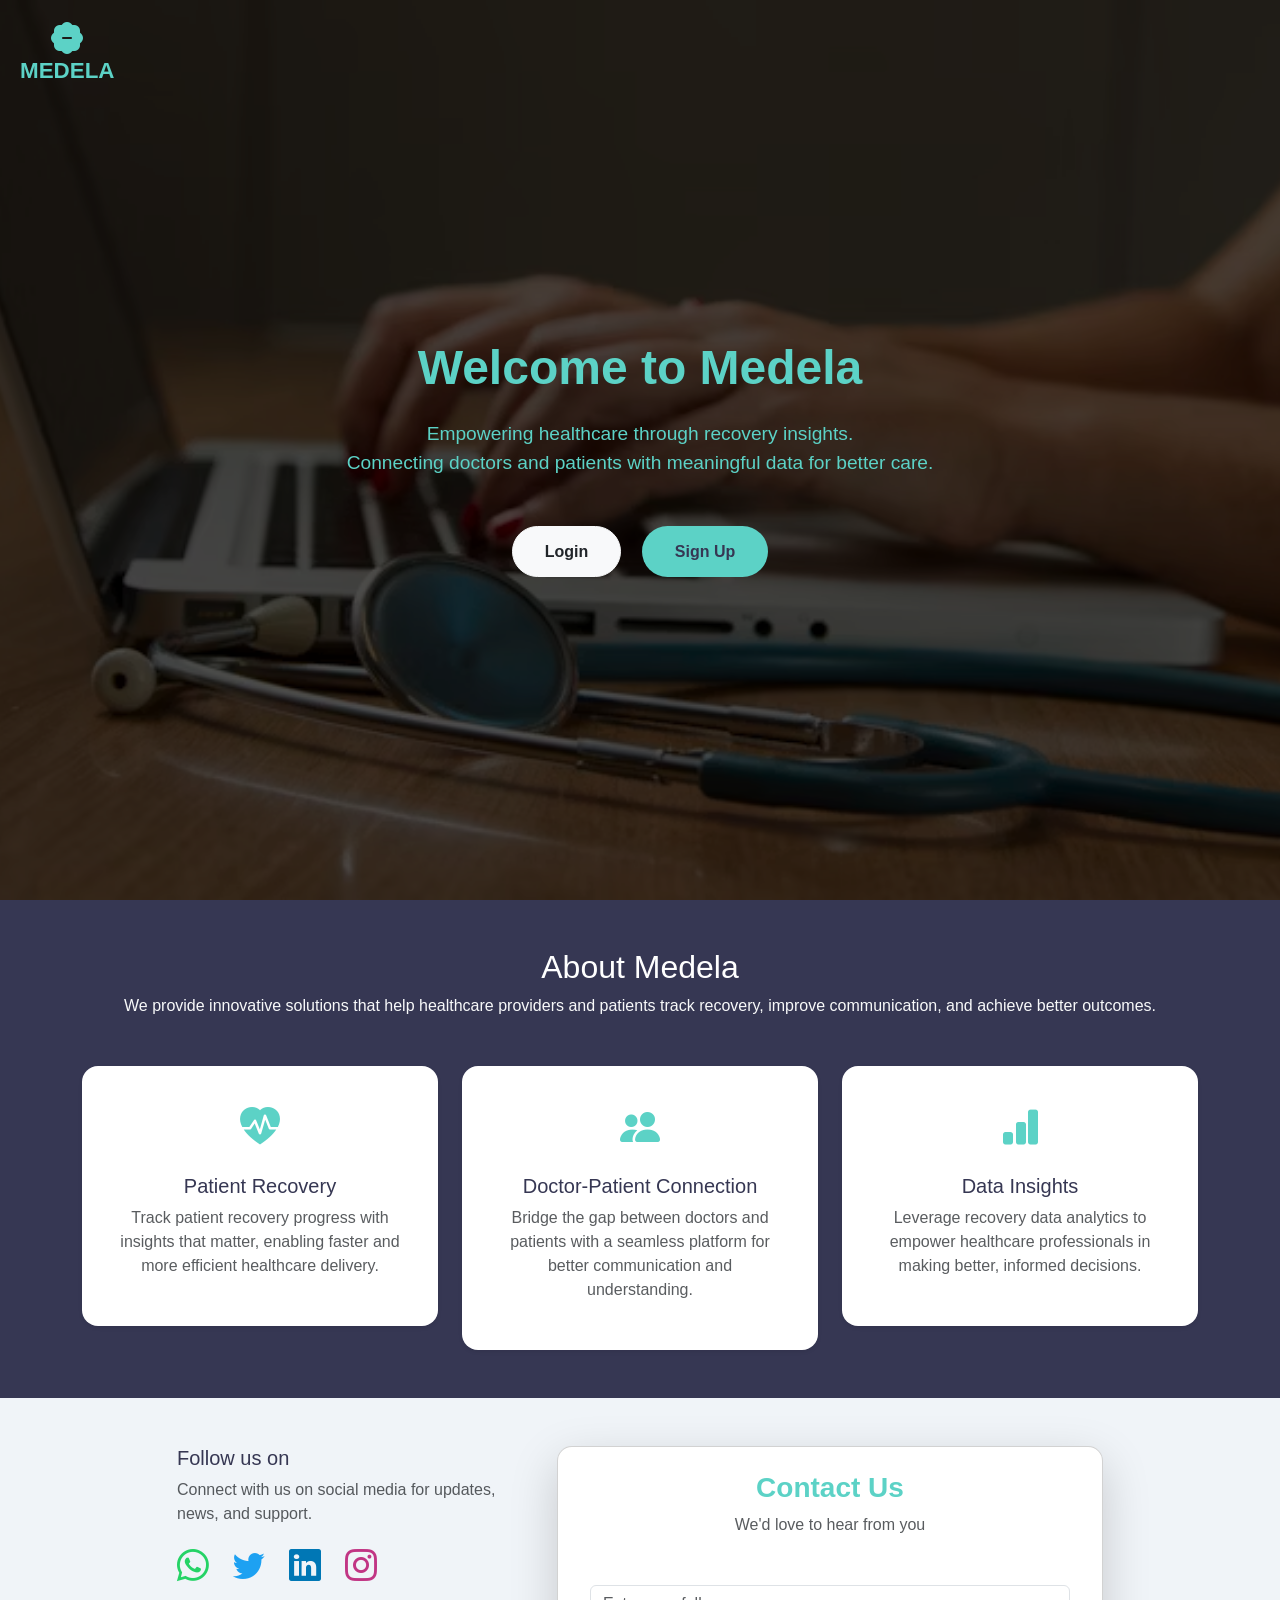
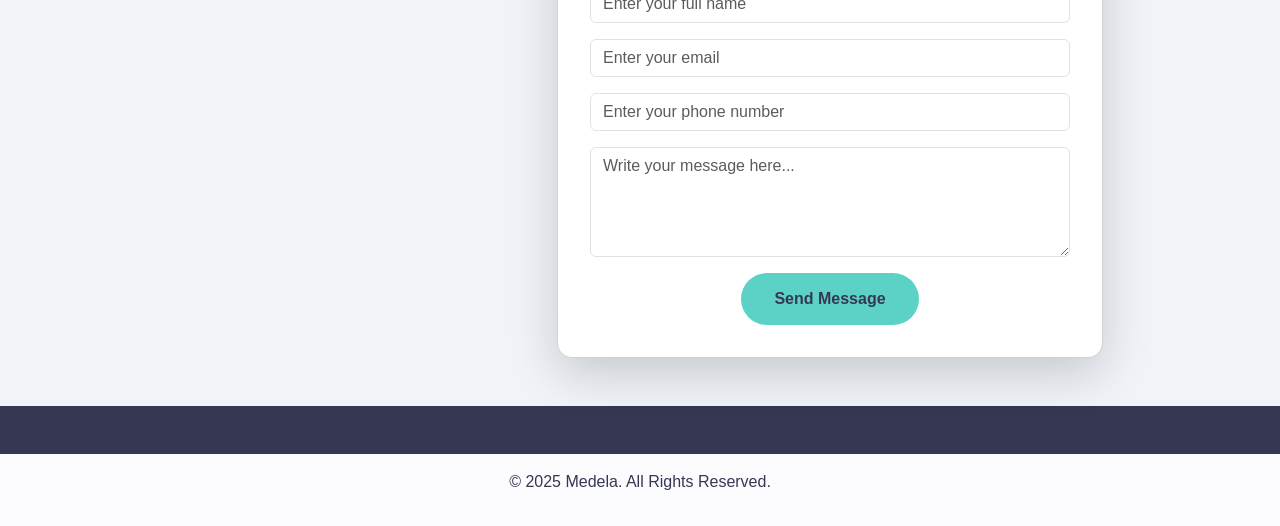
<file: index.html>
<!DOCTYPE html>
<html lang="en">
<head>
  <meta charset="UTF-8">
  <meta name="viewport" content="width=device-width, initial-scale=1.0">
  <title>Medela - Healthcare Recovery Insights</title>
  <link rel="stylesheet" href="/bootstrap-5.3.8-dist/css/bootstrap.min.css">
  <link rel="stylesheet" href="https://cdn.jsdelivr.net/npm/bootstrap-icons@1.13.1/font/bootstrap-icons.min.css">
  <link rel="stylesheet" href="/custom css/index.css">
</head>
<body>
  <section class="hero">
    <div class="overlay"></div>
    <div class="hero-logo">
      <h5 style="font-size: 1.4rem; color: #5cd2c6; font-weight: bold;">
        <i class="bi bi-patch-minus-fill"></i><br>MEDELA
      </h5>
    </div>
    <h1 class="mt-3" style="color: #5cd2c6;">Welcome to Medela</h1>
    <p style="color: #5cd2c6;">Empowering healthcare through recovery insights.<br>
      Connecting doctors and patients with meaningful data for better care.
    </p>
    <div>
      <a href="/pages/doctorLogin.html" class="btn btn-light text-dark fw-bold me-3">Login</a>
      <a href="/pages/doctorSignUp.html" class="btn signup-btn">Sign Up</a>
    </div>
</section>

  <section class="container my-5">
    <div class="text-center mb-5">
      <h2 style="color:#fff;">About Medela</h2>
      <p class="text-light">We provide innovative solutions that help healthcare providers and patients track recovery, improve communication, and achieve better outcomes.</p>
    </div>

    <div class="row g-4">
      <div class="col-md-4">
        <div class="feature-card text-center shadow-sm">
          <i class="bi bi-heart-pulse-fill feature-icon"></i>
          <h5 class="mt-3" style="color:#363753;">Patient Recovery</h5>
          <p class="text-muted">Track patient recovery progress with insights that matter, enabling faster and more efficient healthcare delivery.</p>
        </div>
      </div>

      <div class="col-md-4">
        <div class="feature-card text-center shadow-sm">
          <i class="bi bi-people-fill feature-icon"></i>
          <h5 class="mt-3" style="color:#363753;">Doctor-Patient Connection</h5>
          <p class="text-muted">Bridge the gap between doctors and patients with a seamless platform for better communication and understanding.</p>
        </div>
      </div>

      <div class="col-md-4">
        <div class="feature-card text-center shadow-sm">
          <i class="bi bi-bar-chart-fill feature-icon"></i>
          <h5 class="mt-3" style="color:#363753;">Data Insights</h5>
          <p class="text-muted">Leverage recovery data analytics to empower healthcare professionals in making better, informed decisions.</p>
        </div>
      </div>
    </div>
  </section>
  <section class="form-section py-5" style="background: #f0f4f8;">
  <div class="container">
    <div class="row justify-content-center align-items-start g-4">
      
      <!-- Social Media Column -->
      <div class="col-lg-4 col-md-12 text-center text-lg-start">
        <h5 style="color:#363753;">Follow us on</h5>
        <p class="text-muted">Connect with us on social media for updates, news, and support.</p>
        <div class="d-flex justify-content-center justify-content-lg-start gap-4 mt-3">
          <a href="#" target="_blank" class="text-decoration-none">
            <i class="bi bi-whatsapp" style="font-size:2rem; color:#25D366;"></i>
          </a>
          <a href="#" target="_blank" class="text-decoration-none">
            <i class="bi bi-twitter" style="font-size:2rem; color:#1DA1F2;"></i>
          </a>
          <a href="#" target="_blank" class="text-decoration-none">
            <i class="bi bi-linkedin" style="font-size:2rem; color:#0077B5;"></i>
          </a>
          <a href="#" target="_blank" class="text-decoration-none">
            <i class="bi bi-instagram" style="font-size:2rem; color:#C13584;"></i>
          </a>
        </div>
      </div>
      
      <!-- Contact Form Column -->
      <div class="col-lg-6 col-md-12">
        <div class="card shadow-lg p-4" style="border-radius: 15px;">
          <div class="text-center mb-4">
            <h3 style="color: #5cd2c6; font-weight: bold;">Contact Us</h3>
            <p class="text-muted">We'd love to hear from you</p>
          </div>

          <form id="contactUsForm" class="p-2">
            <div class="mb-3">
              <input type="text" class="form-control" id="fullName" placeholder="Enter your full name" required>
            </div>

            <div class="mb-3">
              <input type="email" class="form-control" id="email" placeholder="Enter your email" required>
            </div>

            <div class="mb-3">
              <input type="tel" class="form-control" id="phone" placeholder="Enter your phone number" required>
            </div>

            <div class="mb-3">
              <textarea class="form-control" id="message" rows="4" placeholder="Write your message here..." required></textarea>
            </div>

            <div class="text-center">
              <button type="submit" class="btn" style="background-color:#5cd2c6; color:#363753; font-weight:bold; padding:0.8rem 2rem; border-radius:2rem;">
                Send Message
              </button>
            </div>
          </form>
        </div>
      </div>
    </div>
  </div>
</section>
  <footer class="footer">
    <p>&copy; 2025 Medela. All Rights Reserved.</p>
  </footer>

  <script src="/bootstrap-5.3.8-dist/js/bootstrap.min.js"></script>
</body>
</html>
</file>
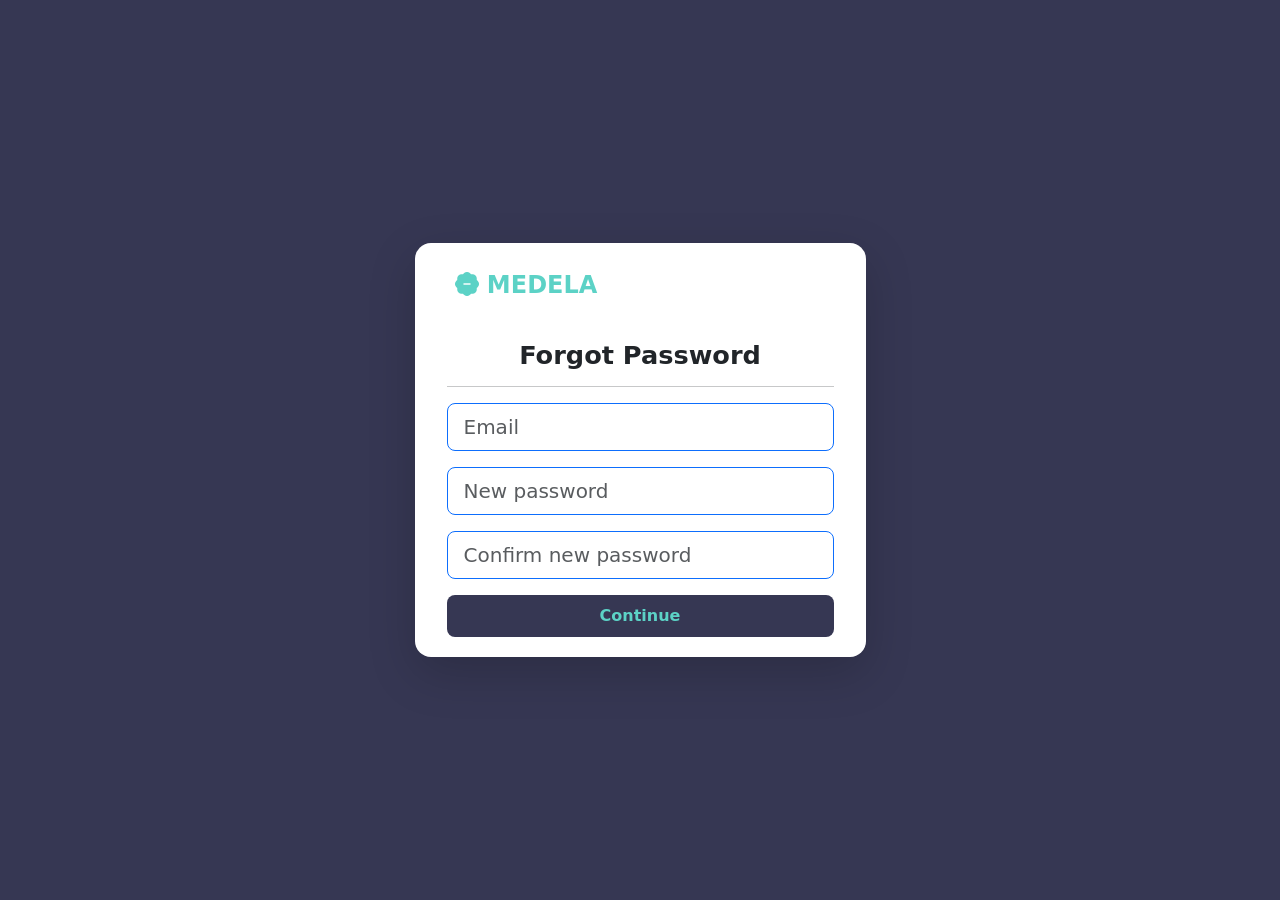
<file: pages/doctorForgotPassword.html>
<!DOCTYPE html>
<html lang="en">
<head>
    <meta charset="UTF-8">
    <meta name="viewport" content="width=device-width, initial-scale=1.0">
    <title>Document</title>
    <link rel="stylesheet" href="/bootstrap-5.3.8-dist/css/bootstrap.min.css">
    <link rel="stylesheet" href="https://cdn.jsdelivr.net/npm/bootstrap-icons@1.13.1/font/bootstrap-icons.min.css">
</head>
<body class="d-flex align-items-center min-vh-100 overflow-x-hidden" style="background-color: #363753">
  <div class="container">
    <div class="row justify-content-center">
      <div class="col-12 col-sm-10 col-md-8 col-lg-5">
        <div class="card w-100 px-3 py-1 mx-auto my-1 shadow-lg border-0 rounded-4">
            <h5 class="fw-bold fs-4 fs-md-3 m-0 p-4" style="font-size: 7rem; color: #5cd2c6;">
            <i class="bi bi-patch-minus-fill" style="color: #5cd2c6;"></i> MEDELA</h5>
          <div class="card-body">
            <h1 class="text-center mb-1 fw-bold text-dark" style="font-size: 1.6rem;">Forgot Password</h1><hr>
            <form id="form">
              <div class="mb-3">
                <input type="email" class="form-control form-control-lg rounded-3 border border-primary" id="confirmEmail" placeholder="Email">
                <div class="text-danger fw-bold" style="font-size: 0.7rem;" id="emailForgotError"></div>
              </div>
              <div class="mb-3">
                <input type="password" class="form-control form-control-lg rounded-3 border border-primary" id="newPassword" placeholder="New password">
                <div class="text-danger fw-bold" style="font-size: 0.7rem;" id="passwordError"></div>
              </div>
              <div class="mb-3">
                <input type="password" class="form-control form-control-lg rounded-3 border border-primary" id="confirmNewPassword" placeholder="Confirm new password">
                <div class="text-danger fw-bold" style="font-size: 0.7rem;" id="confirmPasswordError"></div>
              </div>
              <button id="forgotPasswordBtn" type="button" class="btn w-100 py-2 rounded-3 fw-semibold " style="background-color: #363753; color: #5cd2c6;">
                Continue
              </button>
            </form>
          </div>
        </div>
      </div>
    </div>
  </div>
  <script src="/bootstrap-5.3.8-dist/js/bootstrap.min.js"></script>
  <script src="/js/doctorForgotPassword.js"></script>
</body>
</html>
</file>
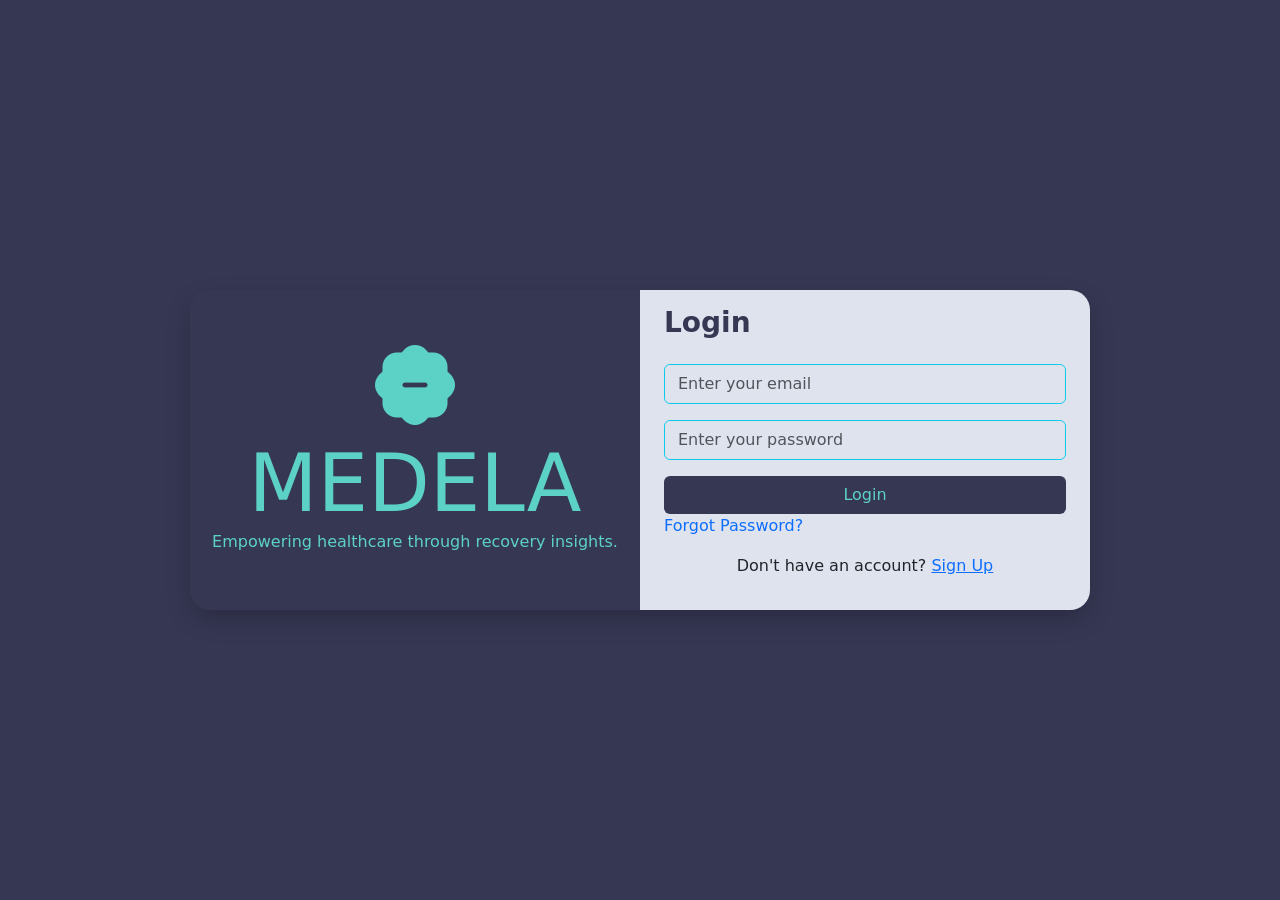
<file: pages/doctorLogin.html>
<!DOCTYPE html>
<html lang="en">
<head>
    <meta charset="UTF-8">
    <meta name="viewport" content="width=device-width, initial-scale=1.0">
    <title>Medela - Login</title>
    <link rel="stylesheet" href="/custom css/doctorSignup.css">
    <link rel="stylesheet" href="/bootstrap-5.3.8-dist/css/bootstrap.min.css">
    <link rel="stylesheet" href="https://cdn.jsdelivr.net/npm/bootstrap-icons@1.13.1/font/bootstrap-icons.min.css">
    
</head>
<body style="background-color: #363753;">
  <div class="login-card row g-0">
    <div class="login-left col-md-6 text-center">
      <h5 class="mt-3" style="font-size: 5rem; color: #5cd2c6;"><i class="bi bi-patch-minus-fill"></i><br>MEDELA<p style="font-size: 1rem;">Empowering healthcare through recovery insights.</p></h5>
    </div>

    <div class="login-right col-md-6 px-4" style="background-color: #dfe3ee;">
      <h3 class="mb-4 fw-bold" style="color: #363753;">Login</h3>
      <form id="doctorLogin">
        <div class="mb-3 border border-info rounded">
          <input type="email" id="loginEmail" class="form-control bg-transparent" placeholder="Enter your email" style="font-weight: lighter;">
        </div>
        <div class="mb-3 border border-info rounded">
          <input type="password" id="loginPassword" class="form-control bg-transparent" placeholder="Enter your password" style="font-weight: lighter;">
        </div>
        <button class="btn w-100" style="background-color: #363753; color: #5cd2c6;">Login</button>
        <div class="d-flex justify-content-between align-items-center mb-3">
          <a href="/pages/doctorForgotPassword.html" class="text-decoration-none">Forgot Password?</a>
        </div>
      </form>
      <p class="mt-3 text-center">Don't have an account? <a href="/pages/doctorSignup.html">Sign Up</a></p>
    </div>
  </div>

  <!-- Bootstrap JS -->
   <script src="/js/doctorLogin.js"></script>
  <script src="/bootstrap-5.3.8-dist/js/bootstrap.min.js"></script>
</body>
</html>

</body>
</html>
</file>
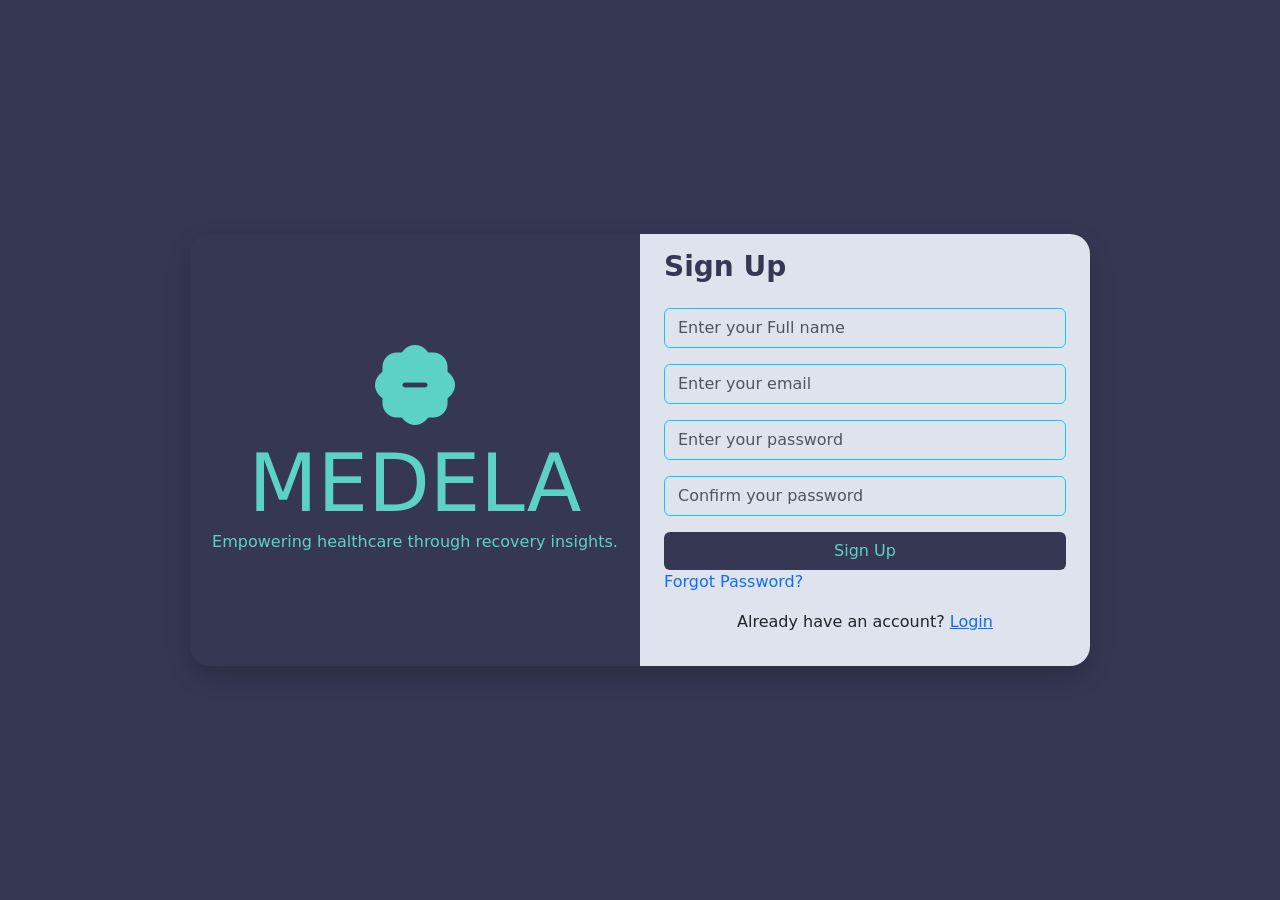
<file: pages/doctorSignup.html>
<!DOCTYPE html>
<html lang="en">
<head>
    <meta charset="UTF-8">
    <meta name="viewport" content="width=device-width, initial-scale=1.0">
    <title>Medela - Sign Up</title>
    <link rel="stylesheet" href="/custom css/doctorSignup.css">
    <link rel="stylesheet" href="/bootstrap-5.3.8-dist/css/bootstrap.min.css">
    <link rel="stylesheet" href="https://cdn.jsdelivr.net/npm/bootstrap-icons@1.13.1/font/bootstrap-icons.min.css">
    
</head>
<body style="background-color: #363753;">
  <div class="login-card row g-0">
    <div class="login-left col-md-6 text-center">
      <h5 class="mt-3" style="font-size: 5rem; color: #5cd2c6;"><i class="bi bi-patch-minus-fill"></i><br>MEDELA<p style="font-size: 1rem;">Empowering healthcare through recovery insights.</p></h5>
    </div>

    <div class="login-right col-md-6 px-4" style="background-color: #dfe3ee;">
      <h3 class="mb-4 fw-bold" style="color: #363753;">Sign Up</h3>
      <form id="doctorSignUp">
        <div class="mb-3 border border-info rounded">
          <input type="text" id="name" class="form-control bg-transparent" placeholder="Enter your Full name" style="font-weight: lighter;">
        </div>
        <div class="mb-3 border border-info rounded">
          <input type="email" id="email" class="form-control bg-transparent" placeholder="Enter your email" style="font-weight: lighter;">
        </div>
        <div class="mb-3 border border-info rounded">
          <input type="password" id="password" class="form-control bg-transparent" placeholder="Enter your password" style="font-weight: lighter;">
        </div>
        <div style="font-size: 0.7rem; color: red;" id="passwordError">
            
          </div>
        <div class="mb-3 border border-info rounded">
          <input type="password" id="confirmPassword" class="form-control bg-transparent" placeholder="Confirm your password" style="font-weight: lighter;">
        </div>
        <div style="font-size: 0.7rem; color: red;" id="passwordError2">

          </div>
        <button class="btn w-100" style="background-color: #363753; color: #5cd2c6;">Sign Up</button>
        <div class="d-flex justify-content-between align-items-center mb-3">
          <a href="/pages/doctorForgotPassword.html" class="text-decoration-none">Forgot Password?</a>
        </div>
      </form>
      <p class="mt-3 text-center">Already have an account? <a href="/pages/doctorLogin.html">Login</a></p>
    </div>
  </div>

  
  <script src="/bootstrap-5.3.8-dist/js/bootstrap.min.js"></script>
  <script src="/js/doctorSignup.js"></script>
</body>
</html>

</body>
</html>
</file>
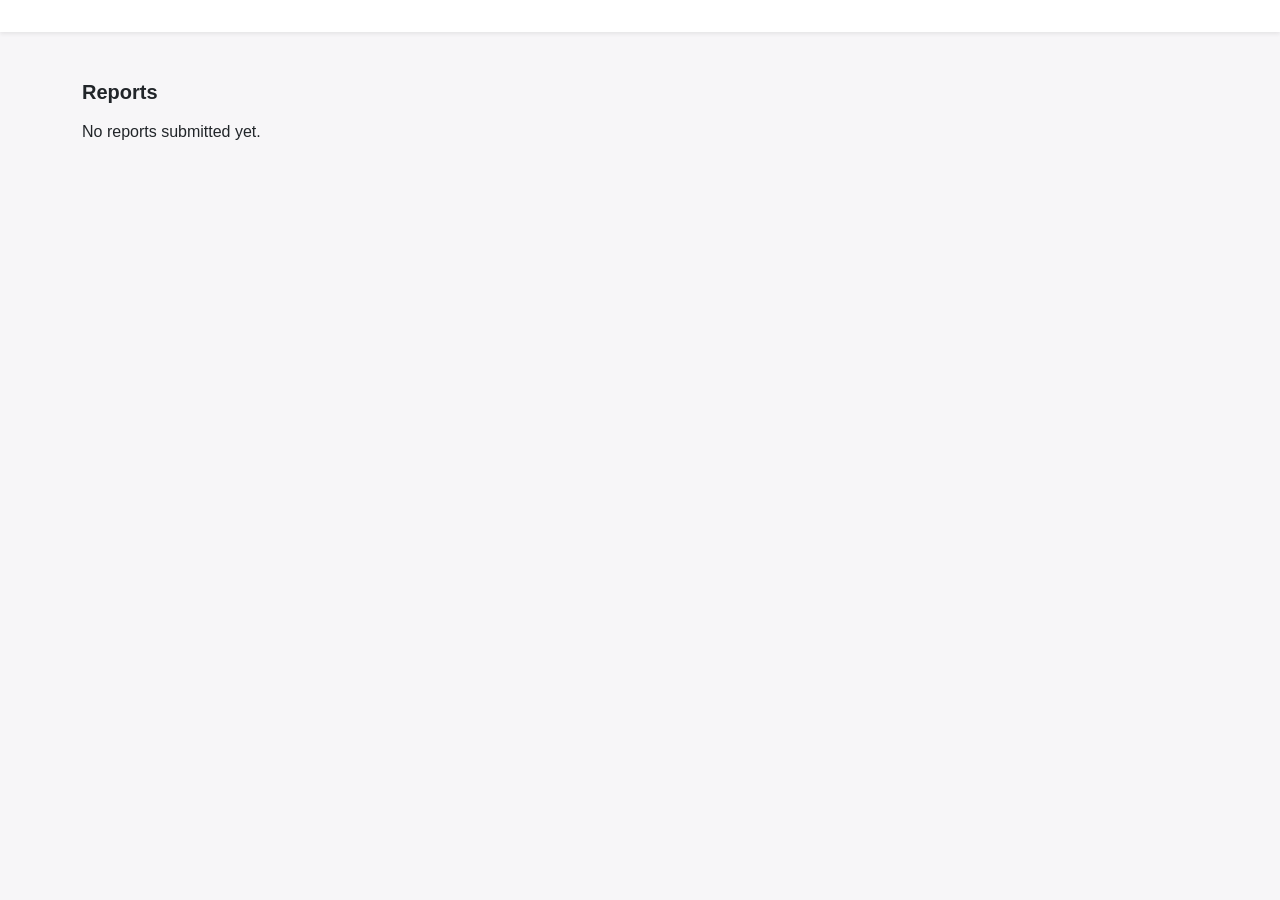
<file: pages/doctorTotalReport.html>
<!DOCTYPE html>
<html lang="en">
<head>
  <meta charset="utf-8"/>
  <title>Patient Report</title>
  <meta name="viewport" content="width=device-width, initial-scale=1"/>
  <link rel="stylesheet" href="/bootstrap-5.3.8-dist/css/bootstrap.min.css">
  <link rel="stylesheet" href="/custom css/doctorTotalReport.css">
  <link rel="stylesheet" href="https://cdn.jsdelivr.net/npm/bootstrap-icons@1.13.1/font/bootstrap-icons.min.css">
</head>
<body>
  <div class="d-flex flex-column min-vh-100">
    <header class="sticky-top bg-white shadow-sm p-3" id="reportHeader">
      
    </header>

    <main class="flex-grow-1 container py-4">

      <!-- Patient About -->
      <section class="mb-4" style="background-color: #DFE3EE;" id="patientAbout">
        
      </section>

      <section>
        <h2 class="h5 fw-bold mb-3">Reports</h2>

        <!-- Report Card -->
        <div class="row row-cols-1 row-cols-md-1 g-4" id="reportCards"></div>
      </section>
    </main>
  </div>



<script src="/bootstrap-5.3.8-dist/js/bootstrap.min.js"></script>
<script src="/js/doctorTotalReport.js"></script>
</body>
</html>
</file>
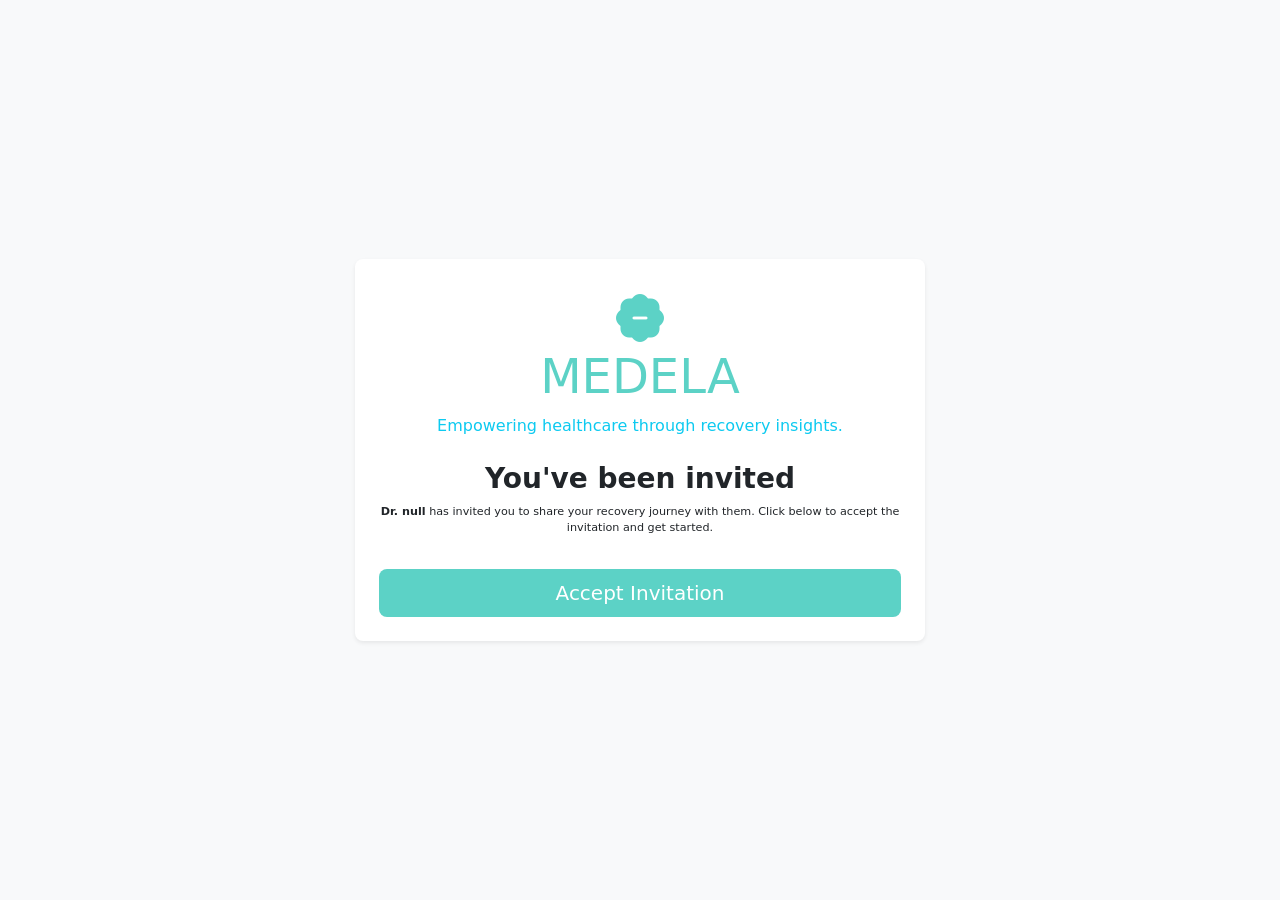
<file: pages/invited.html>
<!DOCTYPE html>
<html lang="en">
<head>
  <meta charset="UTF-8">
  <meta name="viewport" content="width=device-width, initial-scale=1.0">
  <title>Invitation - Medela</title>
  <link href="/bootstrap-5.3.8-dist/css/bootstrap.min.css" rel="stylesheet">
  <link href="https://cdn.jsdelivr.net/npm/bootstrap-icons/font/bootstrap-icons.css" rel="stylesheet">
  <link rel="stylesheet" href="/custom css/invited.css">

</head>
<body class="bg-light d-flex align-items-center min-vh-100">

  <div class="container">
    <div class="row justify-content-center">
      <div class="col-11 col-md-8 col-lg-6 text-center bg-white shadow-sm rounded-3 p-4">
        
        <h5 class="mt-2">
          <i class="bi bi-patch-minus-fill"></i><br>
          MEDELA
        </h5>
        <p class="text-info mb-4" style="font-size: 1rem;">
          Empowering healthcare through recovery insights.
        </p>

        <h1 class="h3 fw-bold">You've been invited</h1>
        <p>
          <strong id="doctorName"></strong> has invited you to share your recovery journey with them.  
          Click below to accept the invitation and get started.
        </p>

        <a href="/pages/patientSignUp.html" 
           class="btn btn-lg w-100 text-white mt-3" 
           style="background-color: #5cd2c6;">
          Accept Invitation
        </a>
      </div>
    </div>
  </div>

  <script src="/js/invited.js"></script>
  <script src="/bootstrap-5.3.8-dist/js/bootstrap.min.js"></script>
</body>
</html>
</file>
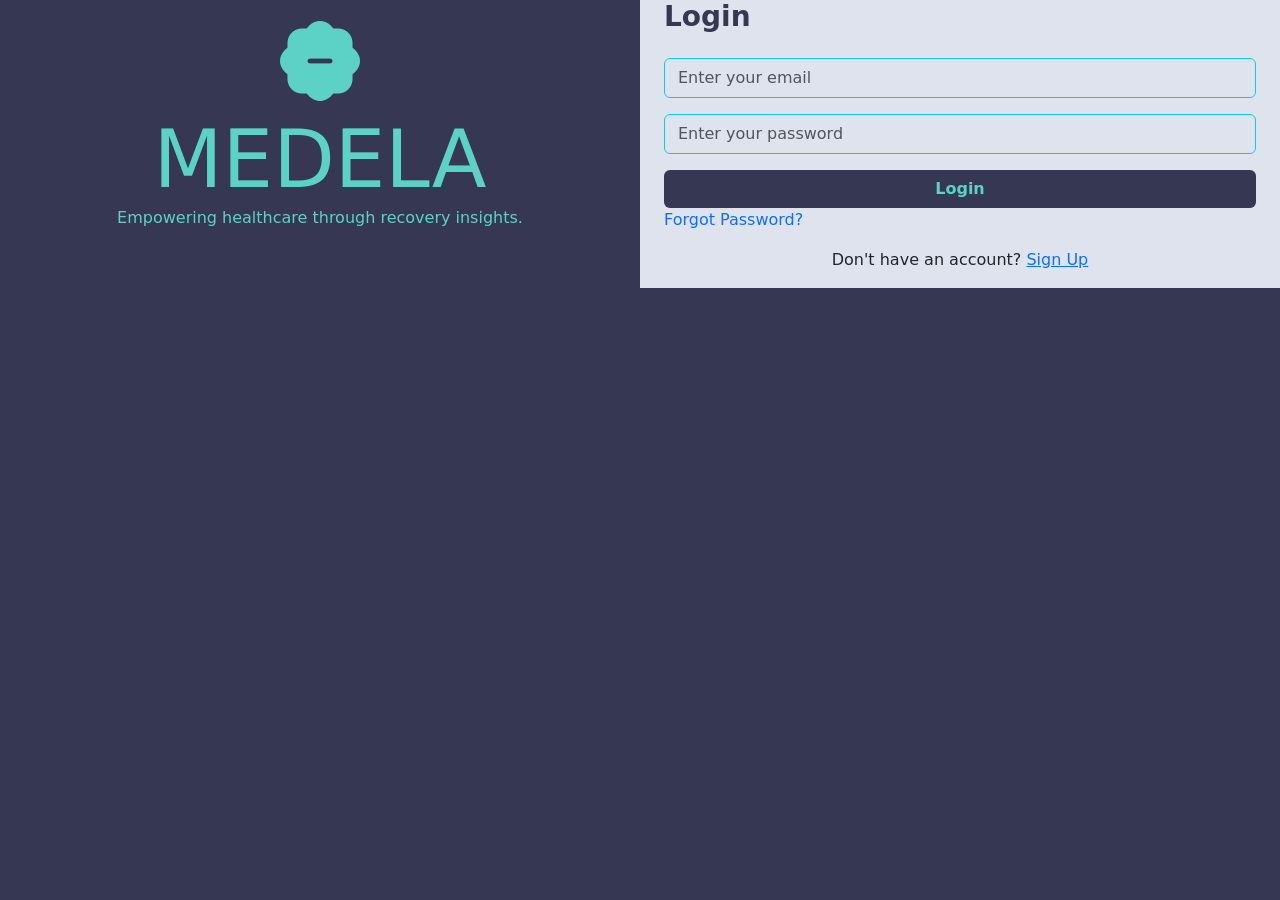
<file: pages/patientDashboard.html>
<!DOCTYPE html>
<html lang="en">
<head>
  <meta charset="UTF-8" />
  <meta name="viewport" content="width=device-width, initial-scale=1.0" />
  <title>My Dashboard</title>
  <link rel="stylesheet" href="/bootstrap-5.3.8-dist/css/bootstrap.min.css" />
  <link rel="stylesheet" href="https://cdn.jsdelivr.net/npm/bootstrap-icons@1.13.1/font/bootstrap-icons.min.css" />
  <link rel="stylesheet" href="/custom css/patientDashboard.css">
</head>
<body>
  <div class="container-fluid px-3 py-2 my-4">
    <div class="d-flex justify-content-between align-items-center flex-wrap mb-4">
      <h5 class="fw-bold mb-0 d-flex align-items-center" style="font-size: 1.5rem; color: var(--secondary-color);">
        <i class="bi bi-patch-minus-fill me-2"></i> MEDELA
      </h5>
      <div class="d-flex align-items-center mt-3 mt-md-0">
        <h1 id="greeting" class="me-3 fs-5 fs-md-5 mb-0"></h1>

        <div class="d-flex flex-column align-items-center" id="profilecard">
          <img
            src="https://www.aidtowomencenter.org/uploads/images/features/bigstock139046330.jpg"
            alt="doctor's photo"
            class="rounded-circle mb-2 shadow"
            style="width: 48px; height: 48px; object-fit: cover;"
          />
          <div class="dropdown">
            <a href="#"
              class="btn btn-sm text-primary-custom dropdown-toggle"
              id="profileDropdown"
              role="button"
              data-bs-toggle="dropdown"
              aria-expanded="false">
              Edit Profile
            </a>
            <ul class="dropdown-menu border-0 shadow-sm dropdown-menu-end" aria-labelledby="profileDropdown">
              <li><a class="dropdown-item text-light" href="#">Change Profile Photo</a></li>
              <li><a class="dropdown-item text-light" href="#">Change Password</a></li>
              <li><hr class="dropdown-divider text-light"></li>
              <li><a class="dropdown-item text-danger fw-bold" href="/pages/doctorLogin.html">Log Out</a></li>
            </ul>
          </div>
        </div>
      </div>
    </div>

    <div class="card card-custom text-white mt-4 shadow-lg"
      style="background: linear-gradient(rgba(0,0,0,0.5), rgba(0,0,0,0)), url('/assets/images/photo-1477332552946-cfb384aeaf1c.avif') center/cover no-repeat; min-height: 200px;">
      <div class="card-body d-flex flex-column justify-content-end">
        <h3 class="fs-5 fw-bold">Answer Daily Questionnaire</h3>
        <p class="small">Complete your daily check-in to monitor your recovery.</p>
        <button class="btn text-white fw-bold btn-sm mt-2" data-bs-toggle="modal" data-bs-target="#recoveryModal" style="background-color: #363753;">Start Now</button>
      </div>
    </div>

 
    <section class="mt-5">
      <h3 class="fs-5 fw-bold mb-3">My Reports</h3>
      <div class="row row-cols-1 row-cols-md-1 g-4" id="reportCards">
        
      </div>
    </section>
  </div>

  <!-- recoveryForm MODAL-->

  <div class="modal fade" id="recoveryModal" tabindex="-1" aria-labelledby="recoveryModalLabel" aria-hidden="true">
  <div class="modal-dialog modal-lg modal-dialog-scrollable">
    <div class="modal-content">
      <div class="modal-header bg-primary text-white">
        <h5 class="modal-title" id="recoveryModalLabel">
          <i class="bi bi-clipboard2-heart me-2"></i>Recovery Questionnaire
        </h5>
        <button type="button" class="btn-close btn-close-white" data-bs-dismiss="modal" aria-label="Close"></button>
      </div>
      <div class="modal-body">
        <form id="questionnaire" enctype="multipart/form-data">
          <div class="card text-light px-2 mb-3" style="background-color: #363753;">
            <div class="mb-4 p-3">
              <label class="form-label fw-bold">How would you rate your pain today?</label>
              <input type="range" class="form-range" min="0" max="10" value="5" name="pain_level" id="painRange">
              <small class="text-info">0 = no pain, 10 = worst pain imaginable</small>
              <div>Result: <span id="painValue">5</span></div>
            </div>
          </div>
          <div class="card text-light p-3 mb-3" style="background-color: #363753;">
            <div class="mb-4">
              <label class="form-label fw-bold">What is the level of swelling?</label>
              <div class="form-check">
                <input class="form-check-input" type="radio" name="swelling" id="swelling1" value="No Swelling" required>
                <label class="form-check-label text-light" for="swelling1">No Swelling</label>
              </div>
              <div class="form-check">
                <input class="form-check-input" type="radio" name="swelling" id="swelling2" value="Mild">
                <label class="form-check-label text-light" for="swelling2">Mild</label>
              </div>
              <div class="form-check">
                <input class="form-check-input" type="radio" name="swelling" id="swelling3" value="Rapid">
                <label class="form-check-label text-light" for="swelling3">Rapid</label>
              </div>
            </div>
          </div>
          <div class="card text-light p-3 mb-3" style="background-color: #363753;">
            <div class="mb-4">
              <label class="form-label fw-bold">What is your energy level?</label>
              <div class="form-check">
                <input class="form-check-input" type="radio" name="energy_level" id="energy1" value="Weak" required>
                <label class="form-check-label text-light" for="energy1">Weak</label>
              </div>
              <div class="form-check">
                <input class="form-check-input" type="radio" name="energy_level" id="energy2" value="Moderate">
                <label class="form-check-label text-light" for="energy2">Moderate</label>
              </div>
              <div class="form-check">
                <input class="form-check-input" type="radio" name="energy_level" id="energy3" value="Energetic">
                <label class="form-check-label text-light" for="energy3">Energetic</label>
              </div>
            </div>
          </div>
          <div class="card text-light p-3 mb-3" style="background-color: #363753;">
            <div class="mb-4">
              <label class="form-label fw-bold">What is your current mood?</label>
              <div class="form-check">
                <input class="form-check-input" type="radio" name="mood" id="mood1" value="Sad" required>
                <label class="form-check-label text-light" for="mood1">Sad</label>
              </div>
              <div class="form-check">
                <input class="form-check-input" type="radio" name="mood" id="mood2" value="Depressed">
                <label class="form-check-label text-light" for="mood2">Depressed</label>
              </div>
              <div class="form-check">
                <input class="form-check-input" type="radio" name="mood" id="mood3" value="Indifferent">
                <label class="form-check-label text-light" for="mood3">Indifferent</label>
              </div>
              <div class="form-check">
                <input class="form-check-input" type="radio" name="mood" id="mood4" value="Positive">
                <label class="form-check-label text-light" for="mood4">Positive</label>
              </div>
            </div>
          </div>
          <div class="mb-3">
            <label class="form-label fw-bold">How fast is your wound healing?</label>
            <select class="form-select" name="wound_healing" required>
              <option value="">Select</option>
              <option value="Slow">Slow</option>
              <option value="Good">Good</option>
              <option value="Fast">Fast</option>
            </select>
          </div>

          <div class="mb-3">
            <label class="form-label fw-bold">How easily can you move around?</label>
            <select class="form-select" name="mobility" required>
              <option value="">Select</option>
              <option value="I move independently">I move independently</option>
              <option value="I move with some difficulty">I move with some difficulty</option>
              <option value="I need assistance">I need assistance</option>
            </select>
          </div>

          <div class="mb-3">
            <label class="form-label fw-bold">How is your sleep quality?</label>
            <select class="form-select" name="sleep_quality" required>
              <option value="">Select</option>
              <option value="Good">Good</option>
              <option value="Fair">Fair</option>
              <option value="Poor">Poor</option>
            </select>
          </div>

          <div class="mb-3">
            <label class="form-label fw-bold">Rate your overall recovery progress</label>
            <select class="form-select" name="overall_recovery" required>
              <option value="">Select</option>
              <option value="Poor">Poor</option>
              <option value="Fair">Fair</option>
              <option value="Good">Good</option>
            </select>
          </div>

          <div class="modal-footer">
            <button type="submit" class="btn btn-primary w-100">Submit Responses</button>
          </div>
        </form>
      </div>
    </div>
  </div>
</div>

  <script src="/bootstrap-5.3.8-dist/js/bootstrap.min.js"></script>
  <script src="https://cdn.jsdelivr.net/npm/bootstrap@5.3.3/dist/js/bootstrap.bundle.min.js"></script>
  <script src="/js/patientDashboard.js"></script>
</body>
</html>
</file>
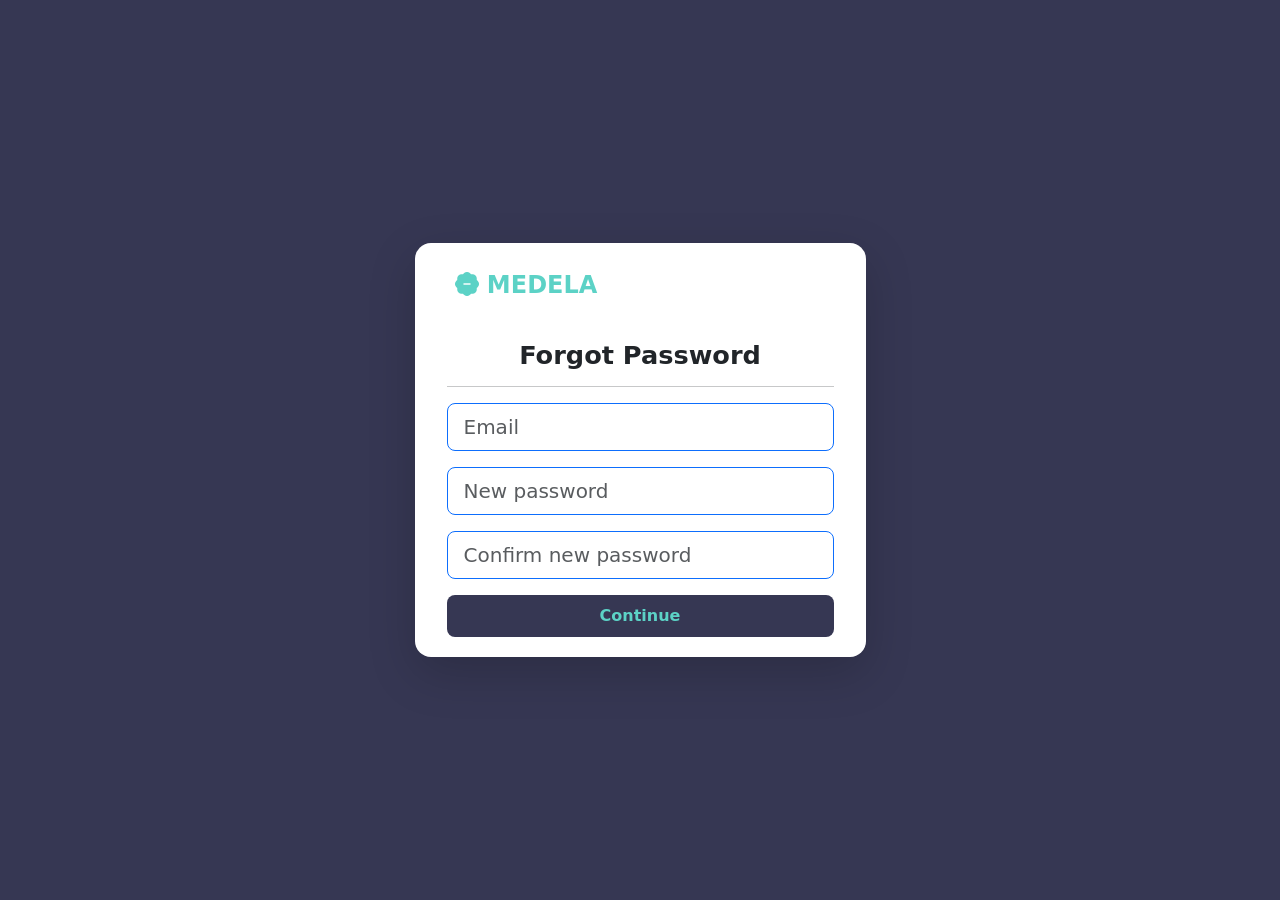
<file: pages/patientForgotPassword.html>
<!DOCTYPE html>
<html lang="en">
<head>
    <meta charset="UTF-8">
    <meta name="viewport" content="width=device-width, initial-scale=1.0">
    <title>Document</title>
    <link rel="stylesheet" href="/bootstrap-5.3.8-dist/css/bootstrap.min.css">
    <link rel="stylesheet" href="https://cdn.jsdelivr.net/npm/bootstrap-icons@1.13.1/font/bootstrap-icons.min.css">
</head>
<body class="d-flex align-items-center min-vh-100 overflow-x-hidden" style="background-color: #363753">
  <div class="container">
    <div class="row justify-content-center">
      <div class="col-12 col-sm-10 col-md-8 col-lg-5">
        <div class="card w-100 px-3 py-1 mx-auto my-1 shadow-lg border-0 rounded-4">
            <h5 class="fw-bold fs-4 fs-md-3 m-0 p-4" style="font-size: 7rem; color: #5cd2c6;">
            <i class="bi bi-patch-minus-fill" style="color: #5cd2c6;"></i> MEDELA</h5>
          <div class="card-body">
            <h1 class="text-center mb-1 fw-bold text-dark" style="font-size: 1.6rem;">Forgot Password</h1><hr>
            <form id="form">
              <div class="mb-3">
                <input type="email" class="form-control form-control-lg rounded-3 border border-primary" id="confirmEmail" placeholder="Email">
                <div class="text-danger fw-bold" style="font-size: 0.7rem;" id="emailForgotError"></div>
              </div>
              <div class="mb-3">
                <input type="password" class="form-control form-control-lg rounded-3 border border-primary" id="newPassword" placeholder="New password">
                <div class="text-danger fw-bold" style="font-size: 0.7rem;" id="passwordError"></div>
              </div>
              <div class="mb-3">
                <input type="password" class="form-control form-control-lg rounded-3 border border-primary" id="confirmNewPassword" placeholder="Confirm new password">
                <div class="text-danger fw-bold" style="font-size: 0.7rem;" id="confirmPasswordError"></div>
              </div>
              <button id="forgotPasswordBtn" type="button" class="btn w-100 py-2 rounded-3 fw-semibold " style="background-color: #363753; color: #5cd2c6;">
                Continue
              </button>
            </form>
          </div>
        </div>
      </div>
    </div>
  </div>
  <script src="/bootstrap-5.3.8-dist/js/bootstrap.min.js"></script>
  <script src="/js/patientForgotPassword.js"></script>
</body>
</html>
</file>
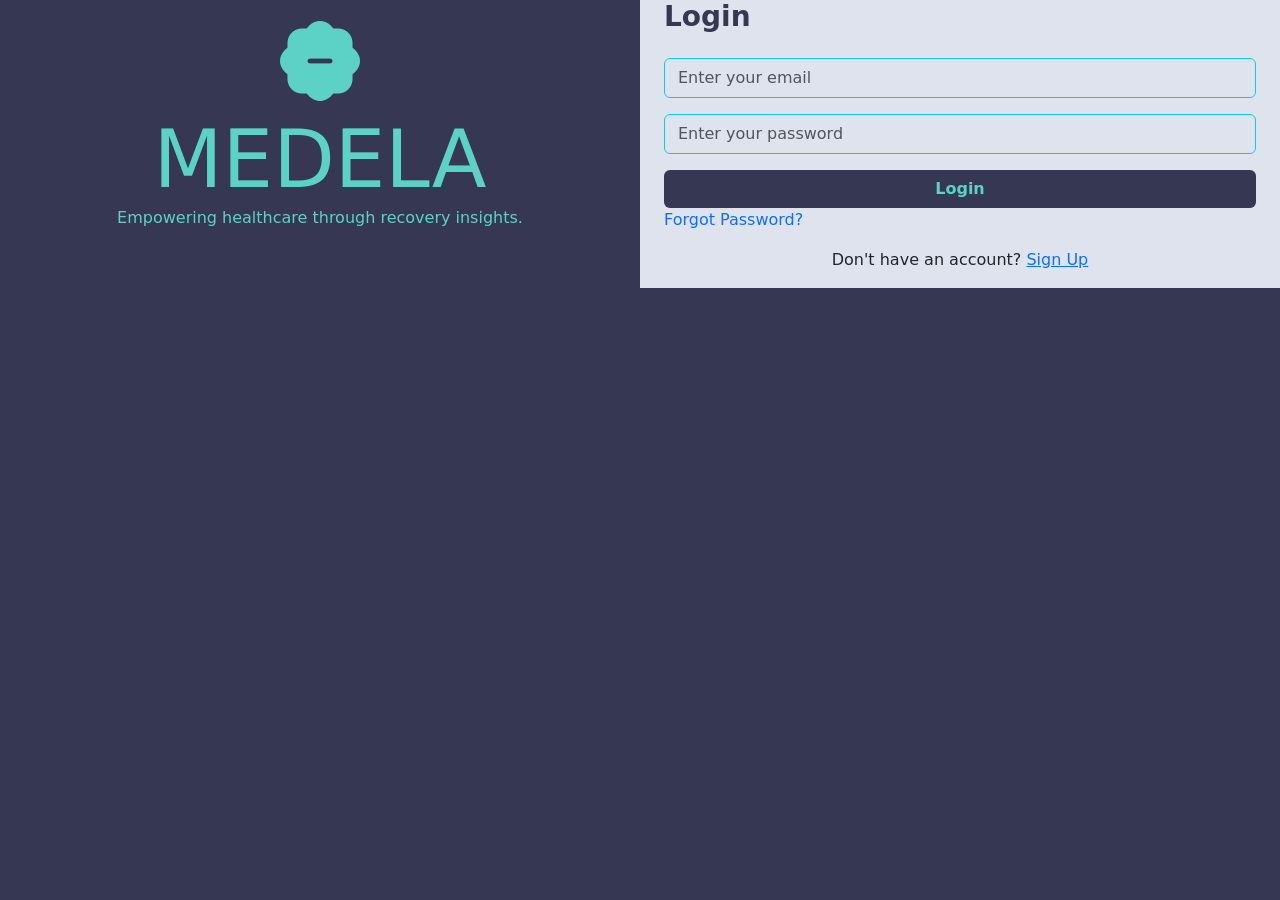
<file: pages/patientLogin.html>
<!DOCTYPE html>
<html lang="en">
<head>
    <meta charset="UTF-8">
    <meta name="viewport" content="width=device-width, initial-scale=1.0">
    <title>Medela - Login</title>
    <link rel="stylesheet" href="/custom css/index.css">
    <link rel="stylesheet" href="/bootstrap-5.3.8-dist/css/bootstrap.min.css">
    <link rel="stylesheet" href="https://cdn.jsdelivr.net/npm/bootstrap-icons@1.13.1/font/bootstrap-icons.min.css">
    
</head>
<body style="background-color: #363753;">
  <div class="login-card row g-0">
    <div class="login-left col-md-6 text-center">
      <h5 class="mt-3" style="font-size: 5rem; color: #5cd2c6;"><i class="bi bi-patch-minus-fill"></i><br>MEDELA<p style="font-size: 1rem;">Empowering healthcare through recovery insights.</p></h5>
    </div>

    <div class="login-right col-md-6 px-4" style="background-color: #dfe3ee;">
      <h3 class="mb-4 fw-bold" style="color: #363753;">Login</h3>
      <form id="patientsLogin">
        <div class="mb-3 border border-info rounded">
          <input type="email" id="email" class="form-control bg-transparent" placeholder="Enter your email" style="font-weight: lighter;">
        </div>
        <div class="mb-3 border border-info rounded">
          <input type="password" id="password" class="form-control bg-transparent" placeholder="Enter your password" style="font-weight: lighter;">
        </div>
        <button class="btn w-100 fw-bold" style="background-color: #363753; color: #5cd2c6;" id="patientLogin">Login</button>
        <div class="d-flex justify-content-between align-items-center mb-3">
          <a href="/pages/patientForgotPassword.html" class="text-decoration-none">Forgot Password?</a>
        </div>
      </form>
      <p class="mt-3 text-center">Don't have an account? <a href="/pages/patientSignUp.html">Sign Up</a></p>
    </div>
  </div>

  <!-- Bootstrap JS -->
  <script src="/bootstrap-5.3.8-dist/js/bootstrap.min.js"></script>
  <script src="/js/patientLogin.js"></script>
</body>
</html>

</body>
</html>
</file>
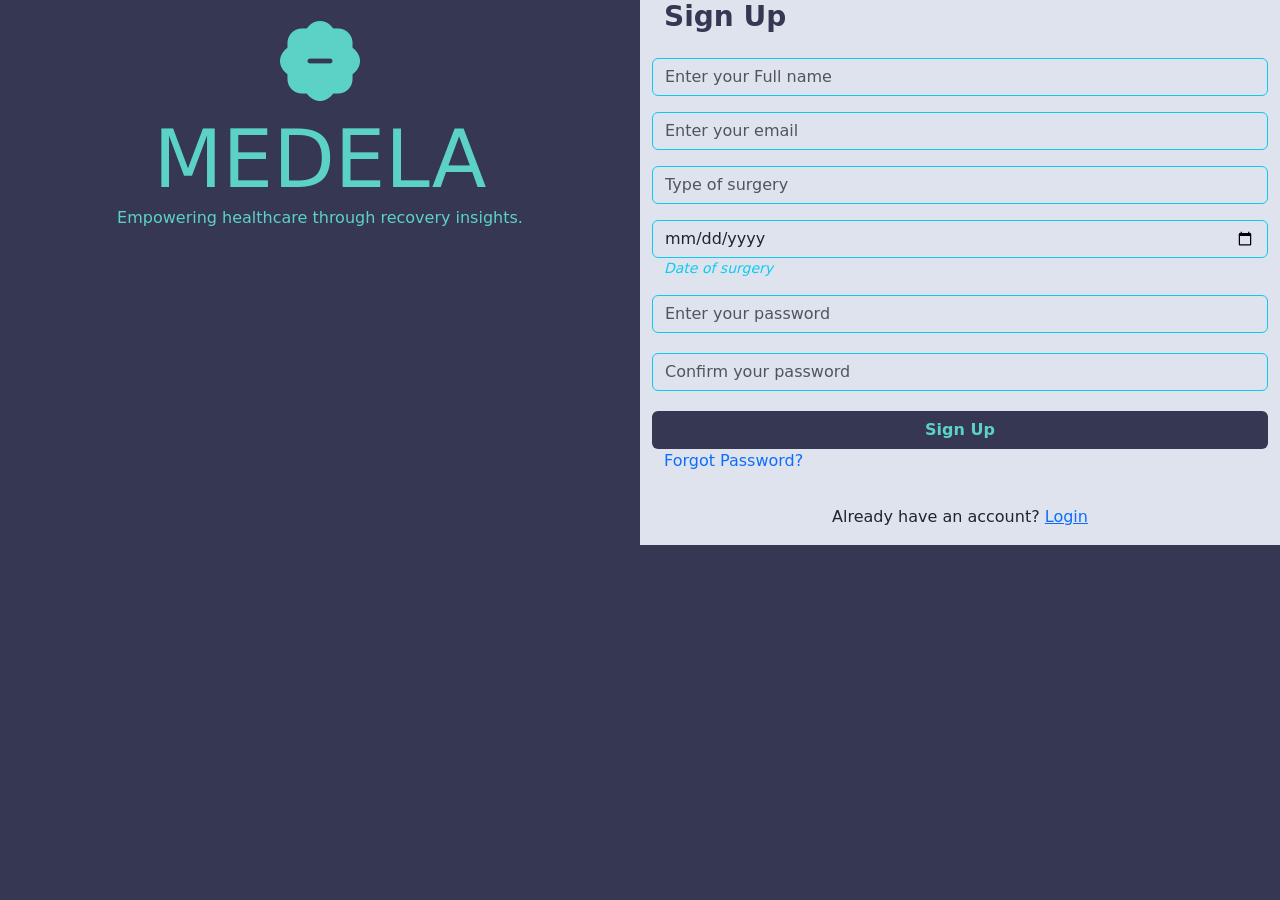
<file: pages/patientSignUp.html>
<!DOCTYPE html>
<html lang="en">
<head>
    <meta charset="UTF-8">
    <meta name="viewport" content="width=device-width, initial-scale=1.0">
    <title>Medela - Sign Up</title>
    <link rel="stylesheet" href="/custom css/index.css">
    <link rel="stylesheet" href="/bootstrap-5.3.8-dist/css/bootstrap.min.css">
    <link rel="stylesheet" href="https://cdn.jsdelivr.net/npm/bootstrap-icons@1.13.1/font/bootstrap-icons.min.css">
    
</head>
<body style="background-color: #363753;">
  <div class="login-card row g-0">
    <div class="login-left col-md-6 text-center">
      <h5 class="mt-3" style="font-size: 5rem; color: #5cd2c6;"><i class="bi bi-patch-minus-fill"></i><br>MEDELA<p style="font-size: 1rem;">Empowering healthcare through recovery insights.</p></h5>
    </div>

    <div class="login-right col-md-6 px-4" style="background-color: #dfe3ee;">
      <h3 class="mb-4 fw-bold" style="color: #363753;">Sign Up</h3>
      <form id="patientSignup"  class="row">
        
          <input type="text" id="fullname" class="form-control bg-transparent border border-info rounded mb-3" placeholder="Enter your Full name" style="font-weight: lighter;">
          <input type="email" id="email" class="form-control bg-transparent border border-info rounded mb-3" placeholder="Enter your email" style="font-weight: lighter;">
          <input type="text" id="surgeryName" class="form-control bg-transparent border border-info rounded mb-3" placeholder="Type of surgery" style="font-weight: lighter;">
          <input type="date" id="surgeryDate" class="form-control bg-transparent border border-info rounded" placeholder="Surgery date" style="font-weight: lighter;">
          <small class="text-info mt-0" style="font-style: italic;">Date of surgery</small>
          <input type="password" id="password" class="form-control bg-transparent border border-info rounded mt-3 mb-3" placeholder="Enter your password" style="font-weight: lighter;">
          <div class="pb-0 mb-0 mb-1" style="font-size: 0.7rem; color: red;" id="passwordError">
            
          </div>
          <input type="password" id="confirmPassword" class="form-control bg-transparent border border-info rounded mb-3" placeholder="Confirm your password" style="font-weight: lighter;">
          <div class="pb-0 mb-0 mb-1" style="font-size: 0.7rem; color: red;" id="passwordError2">

          </div>
          <button class="btn w-100 fw-bold" style="background-color: #363753; color: #5cd2c6;">Sign Up</button>
        <div class="d-flex justify-content-between align-items-center mb-3">
          <a href="/pages/patientForgotPassword.html" class="text-decoration-none">Forgot Password?</a>
        </div>
      </form>
      <p class="mt-3 text-center">Already have an account? <a href="/pages/patientLogin.html">Login</a></p>
    </div>
  </div>
  <script src="/bootstrap-5.3.8-dist/js/bootstrap.min.js"></script>
  <script src="/js/patientSignUp.js"></script>
</body>
</html>

</body>
</html>
</file>
<file: custom css/index.css>
body {
      font-family: Arial, sans-serif;
      background-color: #363753;
    }
    .hero {
      background-color: #fcfcff;
      color: white;
      padding: 6rem 2rem;
      text-align: center;
    }
    .hero h1 {
      font-size: 3rem;
      font-weight: bold;
    }
    .hero p {
      font-size: 1.2rem;
      margin-top: 1rem;
    }
    .hero .btn {
      margin-top: 2rem;
      padding: 0.8rem 2rem;
      font-size: 1rem;
      border-radius: 2rem;
    }
    .feature-icon {
      font-size: 2.5rem;
      color: #5cd2c6;
    }
    .feature-card {
      background: white;
      border: none;
      padding: 2rem;
      border-radius: 1rem;
      transition: transform 0.3s ease;
    }
    .feature-card:hover {
      transform: translateY(-8px);
      box-shadow: 0 4px 20px rgba(0,0,0,0.1);
    }
    .footer {
      background-color: #fcfcff;
      color: #363753;
      text-align: center;
      padding: 1rem;
      margin-top: 3rem;
    }

  


.hero {
    position: relative;
    height: 100vh; 
    background: url('/assets/images/onlinedoctor.avif') 
                no-repeat center center/cover;
    display: flex;
    flex-direction: column;
    justify-content: center; 
    align-items: center;   
    text-align: center;
    overflow: hidden;
    color: #5cd2c6;
}

.hero .overlay {
    position: absolute;
    top: 0;
    left: 0;
    width: 100%;
    height: 100%;
    background-color: rgba(0, 0, 0, 0.7);
    z-index: 0;
}

.hero-logo {
    position: absolute;
    top: 20px;
    left: 20px;
    z-index: 1;
}

.hero-logo h5 {
    margin: 0;
    font-size: 1.4rem;
    font-weight: bold;
    color: #5cd2c6;
}

.hero h1, .hero p, .hero .btn {
    position: relative;
    z-index: 1;
}

.hero i {
    font-size: 2rem; /* smaller icon for top-left logo */
}

.signup-btn {
    background-color: #5cd2c6;
    color: #363753;
    font-weight: bold;
}

.form-section {
    background: linear-gradient(to bottom right, #e0f7fa, #f0f4f8);
}

.card {
    transition: transform 0.3s ease, box-shadow 0.3s ease;
}

.card:hover {
    transform: translateY(-5px);
    box-shadow: 0 15px 25px rgba(0, 0, 0, 0.2);
}

.btn {
    border-radius: 50px;
    padding: 10px 0;
    font-size: 1rem;
}

.form-floating input:focus {
    border-color: #5cd2c6;
    box-shadow: 0 0 5px rgba(92, 210, 198, 0.5);
}
</file>
<file: custom css/doctorSignup.css>
body {
      min-height: 100vh;
      display: flex;
      justify-content: center;
      align-items: center;
    }
 .login-card {
      border-radius: 20px;
      overflow: hidden;
      max-width: 900px;
      width: 100%;
      box-shadow: 0 10px 25px rgba(0,0,0,0.2);
    }
.login-left {
      color: white;
      display: flex;
      align-items: center;
      justify-content: center;
      flex-direction: column;
      padding: 2rem;
    }
.login-left img {
      max-width: 200px;
    }
.login-right {
      padding: 1rem;
    }
.form-control {
      border-radius: 30px;
      padding: 0.8rem 1rem;
    }
.btn-custom {
      border-radius: 30px;
      background-color: #3ca89d;
      color: white;
      font-weight: 600;
    }
.btn-custom:hover {
      background-color: #2f8077;
    }

    @media screen and (max-width: 435px ) {
        h5{
            font-size: 2.5rem !important;
        }
    }
</file>
<file: custom css/doctorTotalReport.css>
body {
      font-family: 'Inter', sans-serif;
      background-color: #f7f6f8;
      min-height: 100vh;
      color: #212529;
    }
    .dark-mode {
      background-color: #1c1022;
      color: #f8f9fa;
    }
    .profile-img {
      width: 64px;
      height: 64px;
      border-radius: 50%;
      background-size: cover;
      background-position: center;
    }
</file>
<file: custom css/invited.css>
h5 {
      font-size: 3rem;
      color: #5cd2c6;
    }
    h1 {
      font-size: 1rem;
      margin-top: 1rem;
    }
    p {
      font-size: 0.7rem;
      margin-top: 0.5rem;
    }
</file>
<file: custom css/patientDashboard.css>
:root {
      --primary-color: #9311d4;
      --secondary-color: #363753;
      --background-color: #dfe3ee;
    }

    body {
      background-color: var(--background-color);
      color: var(--secondary-color);
      font-family: "Inter", sans-serif;
    }

    .bg-primary-custom {
      background-color: var(--primary-color) !important;
    }

    .text-primary-custom {
      color: var(--primary-color) !important;
    }

    .card-custom {
      border-radius: 0.75rem;
      overflow: hidden;
    }

    .list-group-item {
      border: none;
    }

    .dropdown-menu {
      background-color: var(--secondary-color);
    }

    @media screen and (max-width: 465px) {
      #profilecard{
        margin-left: 90px;
      }
    }
</file>
